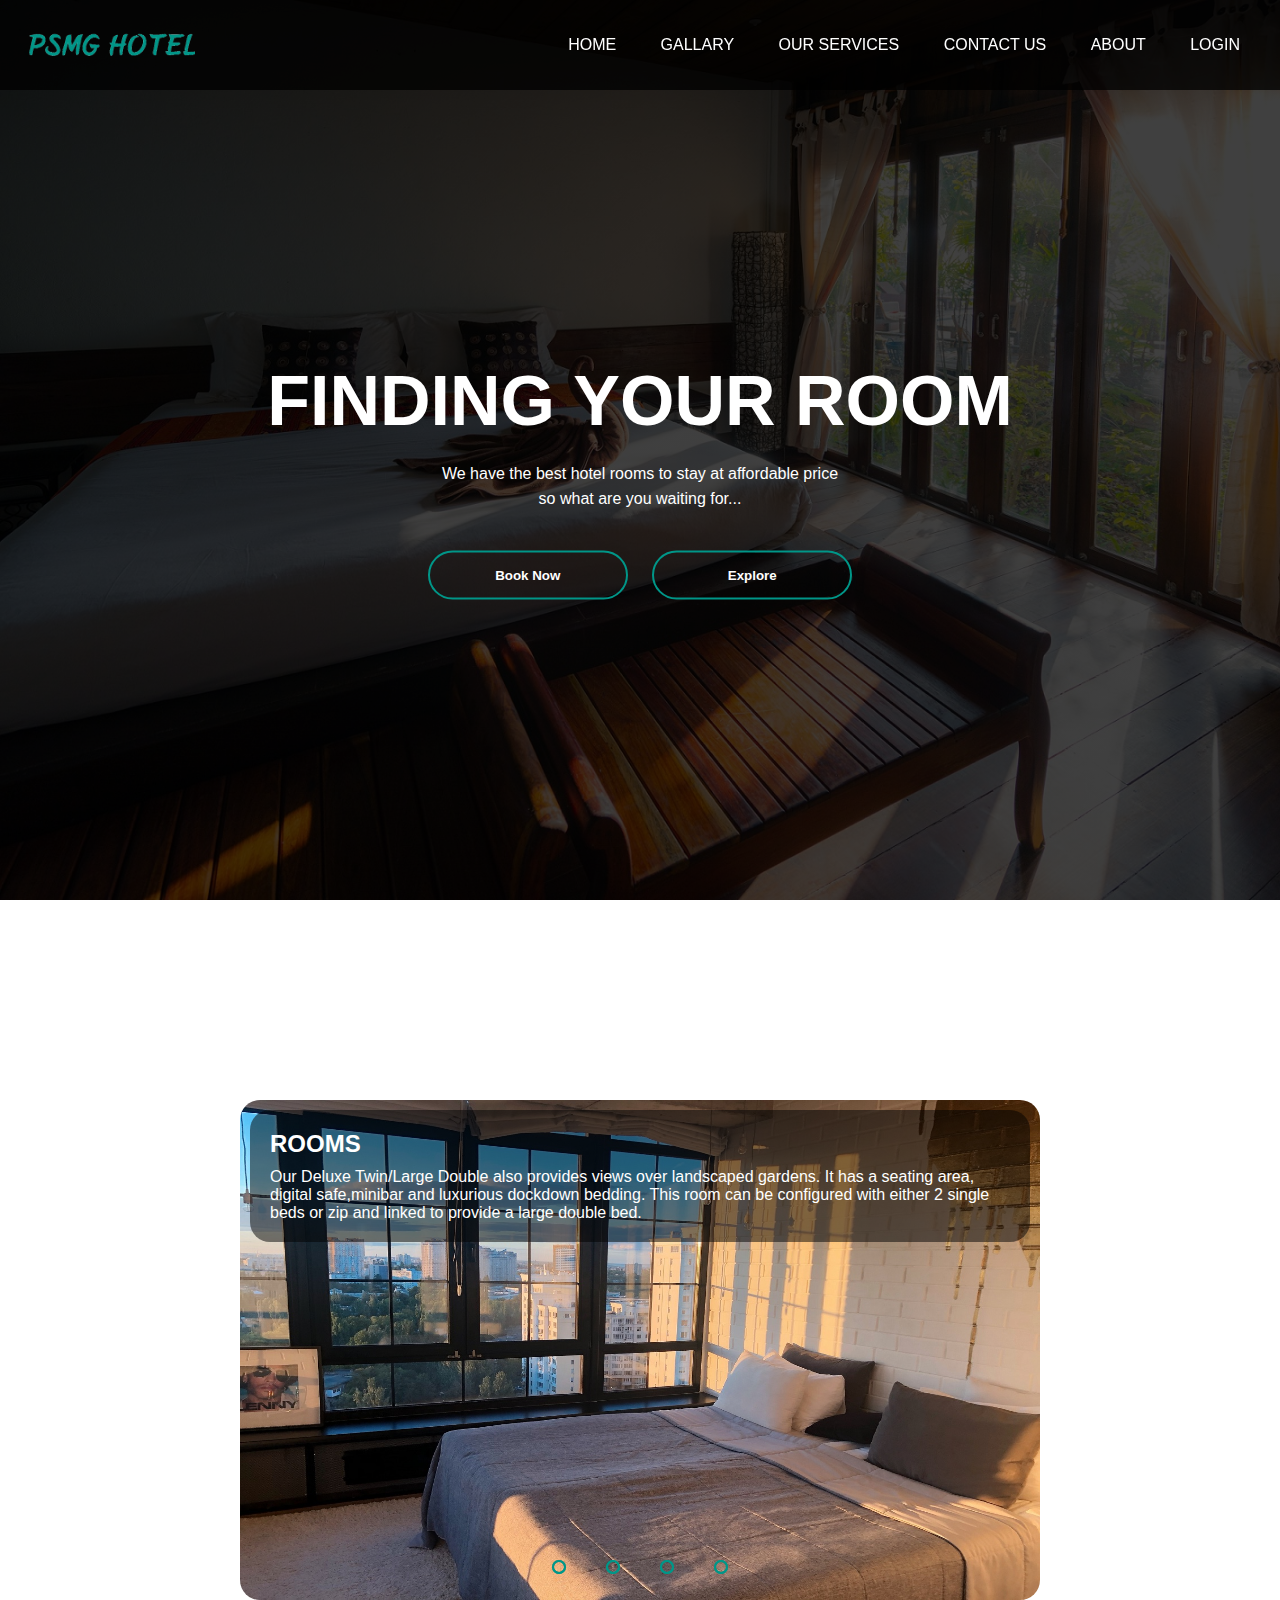
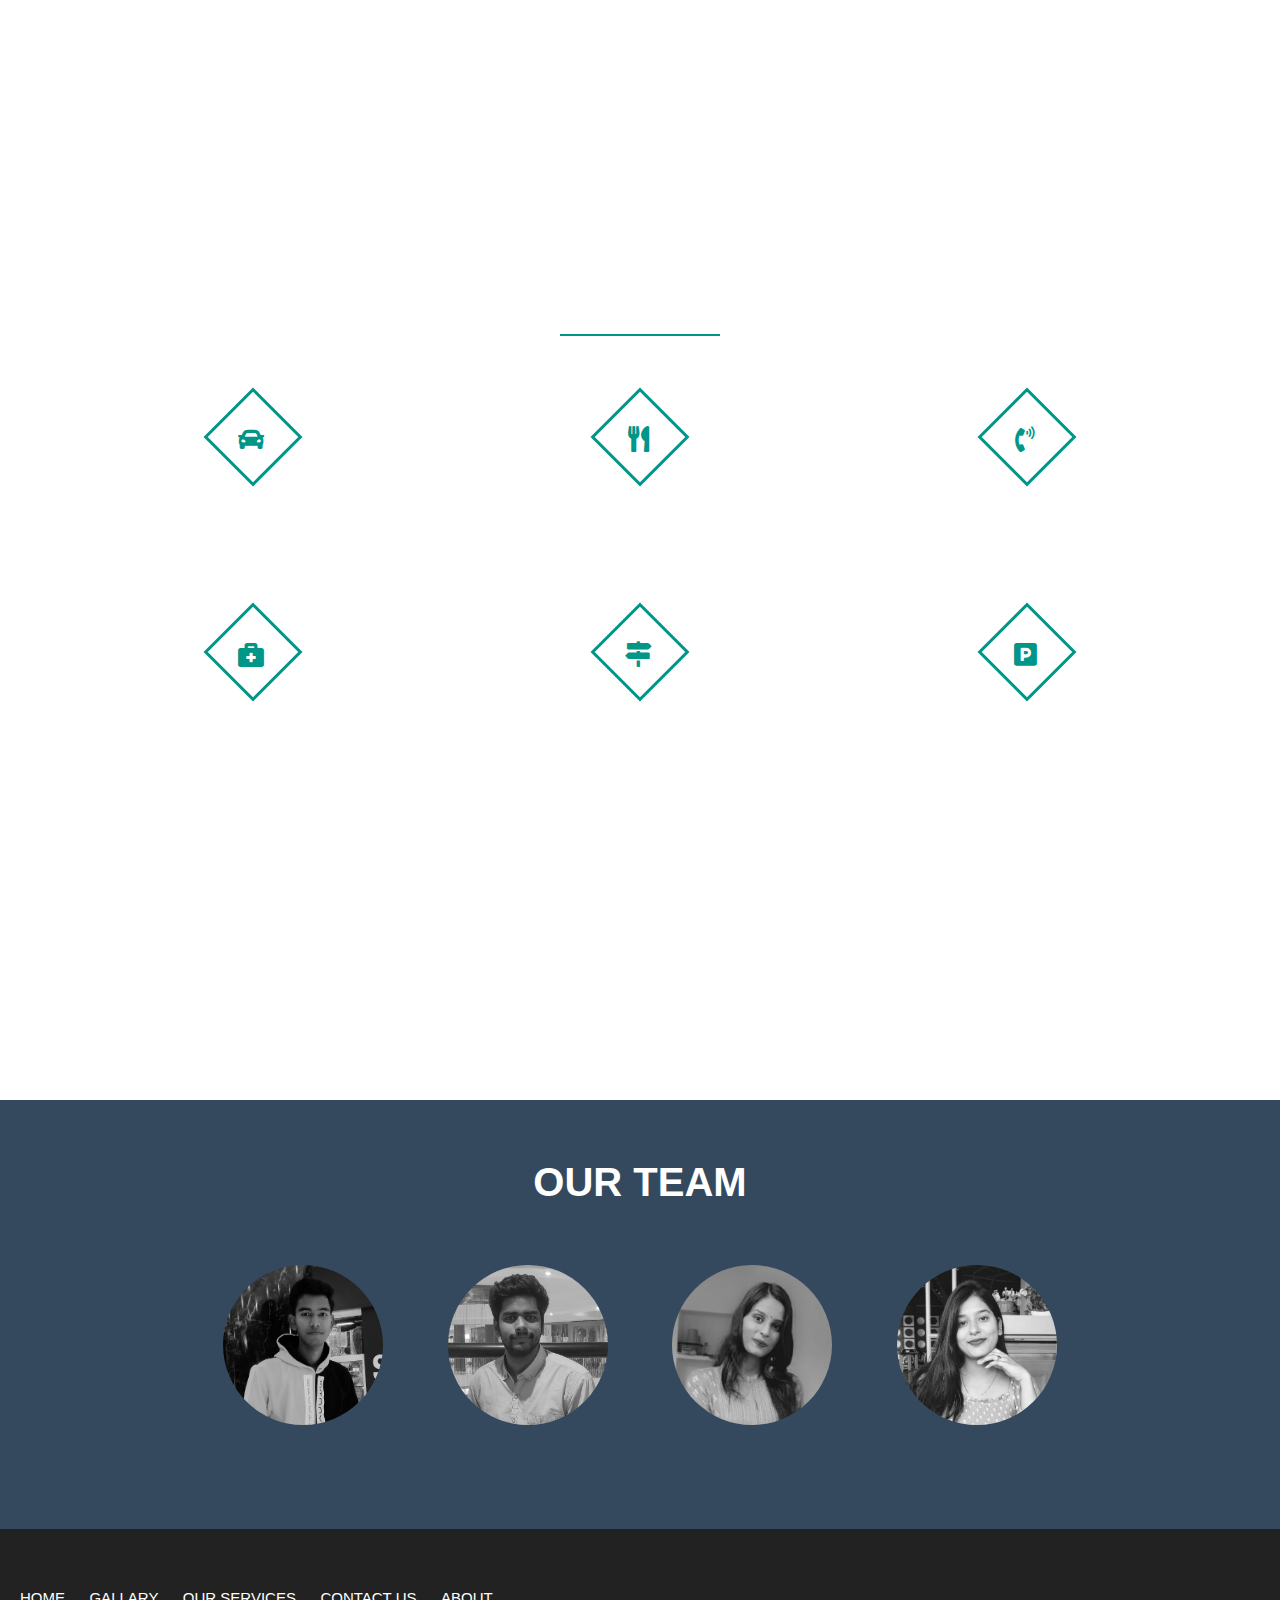
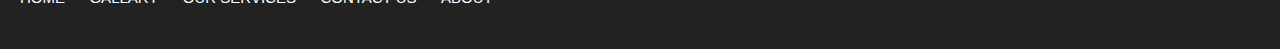
<file: index.html>
<!DOCTYPE html>
<html>
    <head>
        <title>Welcome to PSMG Hotel</title>
        <link rel="stylesheet" href="css/main.css">
        <link rel="stylesheet" href="css/slide.css">
        <link rel="stylesheet" href="css/services.css">
        <link rel="stylesheet" href="css/our_team.css">
        <link rel="stylesheet" href="css/footer.css">
        <link rel="stylesheet" href="css/external_css/font_awesome/css/all.css"> 
    </head>
    <body>
        <div class="banner">
            <div class="navbar">
               <img src="img/logo.png" class="logo">
                <ul class="nav">
                    <li><a href="#">Home</a></li>
                    <li><a href="other_pages/gallary.html">Gallary</a></li>
                    <li><a href="#service">Our Services</a></li>
                    <li><a href="other_pages/contact.html">Contact Us</a></li>
                    <li><a href="other_pages/about.html">About</a></li>
                    <li><a href="other_pages/login.html">Login</a></li>
                </ul>
            </div>
            <div class="content">
                <h1>FINDING YOUR ROOM</h1>
                <p>We have the best hotel rooms to stay at affordable price<br>so what are you waiting for...</p>
            <div>
                <a href="other_pages/booking.html"><button type="button"><span></span>Book Now</button></a>
               <a href="#slide"><button type="button"><span></span>Explore</button></a>
            </div>
        </div> </div>
     
        <!--image slide section-->
        
      <section>
      <div class="slide-body" id="slide">
      <div class="slider">
        <div class="slides">
            <input type="radio" name="radio-btn" id="radio1">
            <input type="radio" name="radio-btn" id="radio2">
            <input type="radio" name="radio-btn" id="radio3">
            <input type="radio" name="radio-btn" id="radio4">

            <div class="slide first">
              <div class="slide-text">
                    <h2>ROOMS</h2>
                    <p>Our Deluxe Twin/Large Double also provides views over landscaped gardens.
                        It has a seating area, digital safe,minibar and luxurious dockdown bedding. This room can be configured with either 2 single beds or zip and linked to provide a large double bed.</p>
                </div>
                    <img src="img/slide1.jpg" alt=""> 
            </div>
            <div class="slide">
                <div class="slide-text">
                <h2>INDOOR</h2>
                    <p>The lobby bar impresses with stylish atmosphere where you can enjoy the well balanced selection of malt whiskeys, mature brandies, aromatic coffee and various soft drinks.
                        Organize your business meeting, read a newspaper or just watch television-the choice is yours.
                    </p>
                </div>
                    <img src="img/slide2.jpg" alt="">
            </div>
            <div class="slide">
                <div class="slide-text">
                <h2>OUTDOOR</h2>
                    <p>The outdoor view at our hotel is a novelty that would probe you to stay in. Our amazing hotel rooms are superb choices for luxurious vacation that you have been dreaming about! We guarantee flawless service & pleasant company from our staff.</p>
                </div>
                    <img src="img/slide3.jpg" alt="">
            </div>
            <div class="slide">
                <div class="slide-text">
                <h2>POOLS</h2>
                    <p>After a long day of traveling or sightseeing, there's nothing like a refreshing dip in the pool. If you're looking to make a splash on your next vacation, we've rounded up the most equisite pool in our hotel.
                        With gorgeous designs and indulgent features , this luxurious hotel pools taken an afternoon swim to another level.
                    </p>
                </div>
                    <img src="img/slide4.jpg" alt="">
            </div>
            <div class="navigation-auto">
                <div class="auto-btn1"></div>
                <div class="auto-btn2"></div>
                <div class="auto-btn3"></div>
                <div class="auto-btn4"></div>
            </div>

        </div>
        <div class="navigation-manual">
            <label for="radio1" class="manual-btn"></label>
            <label for="radio2" class="manual-btn"></label>
            <label for="radio3" class="manual-btn"></label>
            <label for="radio4" class="manual-btn"></label>
        </div>
    </div>
    </div>
       </section>
      
       <!-- our services section-->
       <section>
      <div class="body-our-services" id="service">
     <div class="services-section">
         <div class="inner-width">
             <h1 class="section-title">Our Services</h1>
             <div class="border"></div>
             <div class="services-container">
                
                    <div class="service-box">
                     <div class="service-icon">
                         <i class="fas fa-car"></i>
                     </div>
                     <div class="service-title">Car rental services</div>
                     <div class="service-desk">We provide vehicle for your convenient travel outside the hotel at a low cost. Ask the front office staff at what time you need it.</div>
                      </div>
                
                      <div class="service-box">
                        <div class="service-icon">
                            <i class="fas fa-utensils"></i>
                        </div>
                        <div class="service-title">Catering services</div>
                        <div class="service-desk">The Hotel Restaurant with both indoor and outdoor seating offers an open-buffet breakfast, lunch and dinner and is directly accessible from guestroom corridors.</div>
                         </div>

                       <div class="service-box">
                        <div class="service-icon">
                            <i class="fas fa-phone-volume"></i>
                        </div>
                        <div class="service-title">Room service</div>
                        <div class="service-desk">Dine in the hotel restaurant or if you'd rather dine in your room,ask for our room service menu and order it. We provide 24 hours room service.</div>
                         </div>

                       <div class="service-box">
                        <div class="service-icon">
                            <i class="fas fa-briefcase-medical"></i>
                        </div>
                        <div class="service-title">Doctor on call</div>
                        <div class="service-desk">Your wellbeing is of utmost importance to us. Keeping this in mind, our front office staff sees to it that doctors are available at any given time during emergencies.</div>
                         </div>

                       <div class="service-box">
                        <div class="service-icon">
                            <i class="fas fa-map-signs"></i>
                        </div>
                        <div class="service-title">Excursion and guided tours</div>
                        <div class="service-desk">Our front office staff is well trained to guide and assist you with information of the city and arranging vehicles at extra cost for your day.</div>
                         </div>

                       <div class="service-box">
                        <div class="service-icon">
                            <i class="fas fa-parking"></i>
                        </div>
                        <div class="service-title">Free Parking</div>
                        <div class="service-desk">There is free street parking in front of the hotel, but parking is often full there. So we offers 24-hour indoor parking for our guests.</div>
                         </div>
             </div>
         </div>
     </div>
     </div>
      </section>
 
      <!--Our team section-->
  <section class="our-team">
      <div class="team-section">
            <h1>Our Team</h1>
            <div class="ps">
                <a href="#p1"><img src="img/prashant.jpg" alt="Prashant"></a>
                <a href="#p2"><img src="img/shashank.jpg " alt="Shashank"></a>
                <a href="#p3"><img src="img/muskaan.jpg" alt="Muskaan"></a>
                <a href="#p4"><img src="img/geet.jpg" alt="Geet"></a>  
            </div>  
      
            <div class="section" id="p1">
              <h3>Prashant Yadav</h3>
               <p>Owner & Executive Manager</p>
            </div>
            <div class="section" id="p2">
                <h3>Shashank Srivastava</h3>
                 <p>Assistant Manager</p>
            </div>
           <div class="section" id="p3">
              <h3>Muskaan Kumar</h3>
               <p>Assistant Manager</p>
           </div>
            <div class="section" id="p4">
              <h3>Geet Singh</h3>
               <p>Assistant Manager</p>
            </div> 
            </div>
         </section>
     
     <!--Footer Section-->
       
     <footer>
         <div class="wrapper">
            <nav>
            <ul>
                <li><a href="#">Home</a></li>
                <li><a href="other_pages/gallary.html">Gallary</a></li>
                <li><a href="#service">Our Services</a></li>
                <li><a href="other_pages/contact.html">Contact Us</a></li>
                <li><a href="other_pages/about.html">About</a></li>
            </ul>
            </nav>
         </div>
     </footer>

     <!--slider javascript-->
     <script type="text/javascript" src="js/slider.js"></script>
    </body>
</html>
</file>
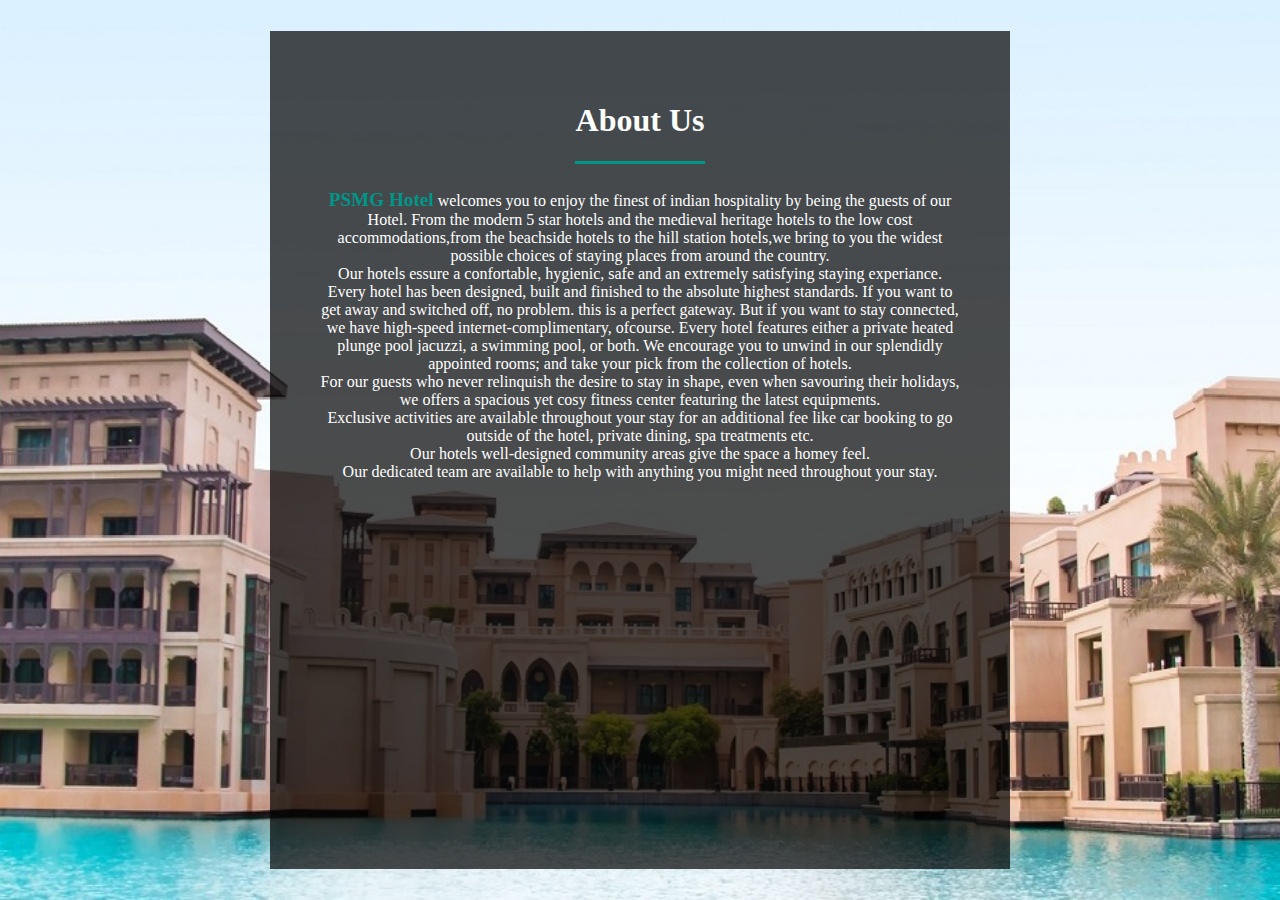
<file: other_pages/about.html>
<!DOCTYPE html>
<html>
    <head>
        <title>About Us</title>
        <link rel="stylesheet" href="../css/about.css">
    </head>
    <body>
         <div class="main">
             <h1>About Us</h1>
             <span class="border"></span>
             <p><b style="color: #009688; font-size: larger;">PSMG Hotel</b> welcomes you to enjoy the finest of indian hospitality by being the guests of our Hotel.
                 From the modern 5 star hotels and the medieval heritage hotels to the low cost accommodations,from the 
                 beachside hotels to the hill station hotels,we bring to you the widest possible choices of staying places from around 
                 the country.<br>Our hotels essure a confortable, hygienic, safe and an extremely satisfying staying experiance. Every hotel has been designed, built and 
                 finished to the absolute highest standards. If you want to get away and switched off, no problem. this is a perfect gateway. But if you want to stay connected,
                 we have high-speed internet-complimentary, ofcourse. Every hotel features either a private heated plunge pool jacuzzi, a swimming pool, or both. We encourage you to 
                 unwind in our splendidly appointed rooms; and take your pick from the collection of hotels.<br>For our guests who never relinquish the desire to stay in shape, even 
                 when savouring their holidays, we offers a spacious yet cosy fitness center featuring the latest equipments.<br>Exclusive activities are available throughout your stay 
                 for an additional fee like car booking to go outside of the hotel, private dining, spa treatments etc.<br>Our hotels well-designed community areas give the space a homey feel.
                 <br>Our dedicated team are available to help with anything you might need throughout your stay.
             </p>
         </div>
    </body>
    </html>
</file>
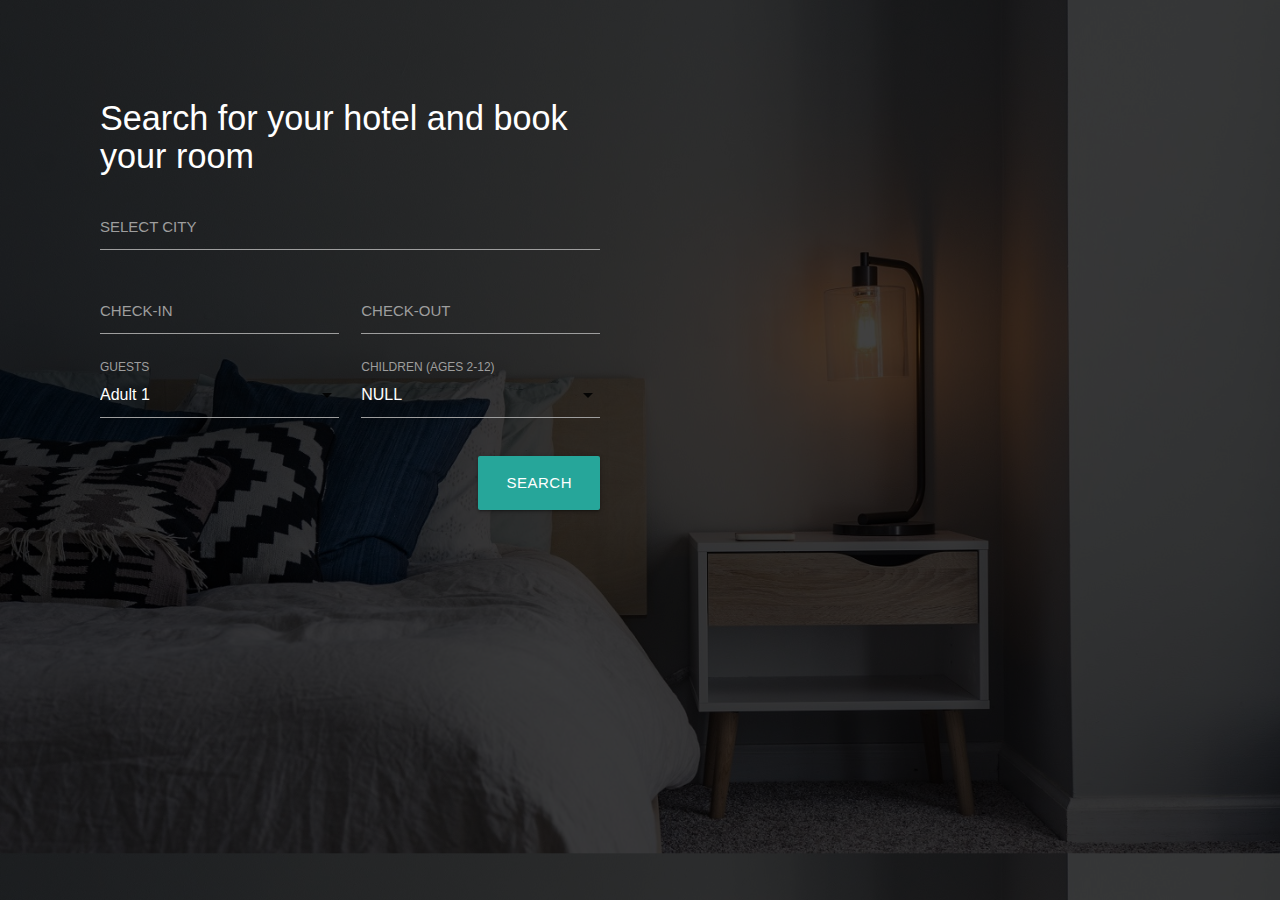
<file: other_pages/booking.html>
<!DOCTYPE html>
<html>
    <head>
      <title>Book your room</title>
      <link rel="stylesheet" href="../css/booking.css">
      <link rel="stylesheet" href="../css/external_css/materialize/materialize.min.css"> 
    </head>
<body>
<div class="booking-form">
    <form class="col s8">
        <h4>Search for your hotel and book your room</h4>
        <div class="row">
            
            <div class="input-field col s12">
                <input type="text" id="select_city" class="validate select-city">
                <label for="select_city">Select City</label>
            </div>

            <div class="input-field col s6">
                <input type="text" id="date_picker1" class="datepicker">
                <label for="date_picker1">Check-in</label>
            </div>

            <div class="input-field col s6">
                <input type="text" id="date_picker2" class="datepicker">
                <label for="date_picker2">Check-out</label>
            </div>

            <div class="input-field col s6">
            <select>
                <option value="1">Adult 1</option>
                <option value="2">Adult 2</option>
                <option value="3">Adult 3</option>
                <option value="4">Adult 4</option>
            </select>
            <label>Guests</label>
            </div>

            <div class="input-field col s6">
                <select>
                    <option value="1">NULL</option>
                    <option value="2">Children 1</option>
                    <option value="3">Children 2</option>
                    <option value="4">Children 3</option>
                </select>
                <label>Children (Ages 2-12)</label>
                </div>

           <div class="input-field col s12 right-align">
               <button class="btn waves-effect waves-light btn-large #009688" type="submit">Search</button>
           </div>

        </div>
    </form>
</div>
<script src="../js/external_jquery/jquery-3.2.1.min.js"></script>
<script src="../js/external_jquery/materialize.min.js"></script>
<script src="../js/booking.js"></script>
</body>
</html>
</file>
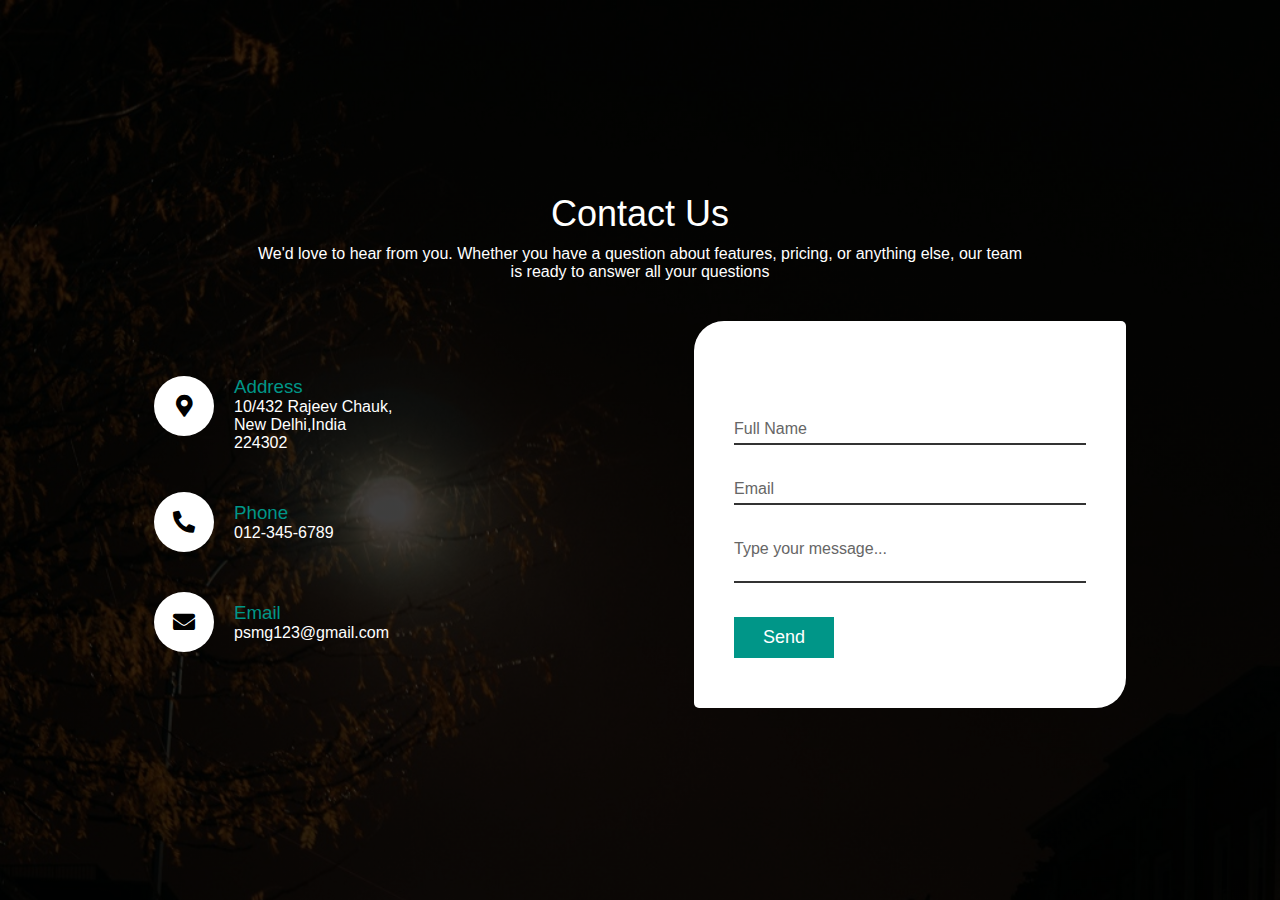
<file: other_pages/contact.html>
<!DOCTYPE html>
<html>
    <head>
        <title>Contact Us</title>
        <link rel="stylesheet" href="../css/contact.css">
        <link rel="stylesheet" href="../css/external_css/font_awesome/css/all.css">
    </head>
    <body>
        <section class="contact">
            <div class="content">
                <h2>Contact Us</h2>
                <p>We'd love to hear from you. Whether you have a question about features, pricing, or anything else, our team is ready to answer all your questions</p>
            </div>
            <div class="container">
                <div class="contactinfo">
                    <div class="box">
                        <div class="icon"><i class="fa fa-map-marker-alt" aria-hidden="true"></i></div>
                        <div class="text">
                            <h3>Address</h3>
                            <p>10/432 Rajeev Chauk,<br>New Delhi,India<br>224302</p>
                        </div>
                    </div>
                    <div class="box">
                        <div class="icon"><i class="fa fa-phone-alt" aria-hidden="true"></i></div>
                        <div class="text">
                            <h3>Phone</h3>
                            <p>012-345-6789</p>
                        </div>
                    </div>
                    <div class="box">
                        <div class="icon"><i class="fa fa-envelope" aria-hidden="true"></i></div>
                        <div class="text">
                            <h3>Email</h3>
                            <p>psmg123@gmail.com</p>
                        </div>
                    </div>
                </div>
                <div class="contactform">
                    <form action="">
                        <h2>Send Message</h2>
                        <div class="inputbox">
                            <input type="text" name="" required="required">
                            <span>Full Name</span>
                        </div>
                        <div class="inputbox">
                            <input type="text" name="" required="required">
                            <span>Email</span>
                        </div>
                        <div class="inputbox">
                            <textarea required="required"></textarea>
                            <span>Type your message...</span>
                        </div>
                        <div class="inputbox">
                            <input type="submit" value="Send">
                        </div>
                    </form>
                </div>
            </div>
        </section>
    </body>
</html>
</file>
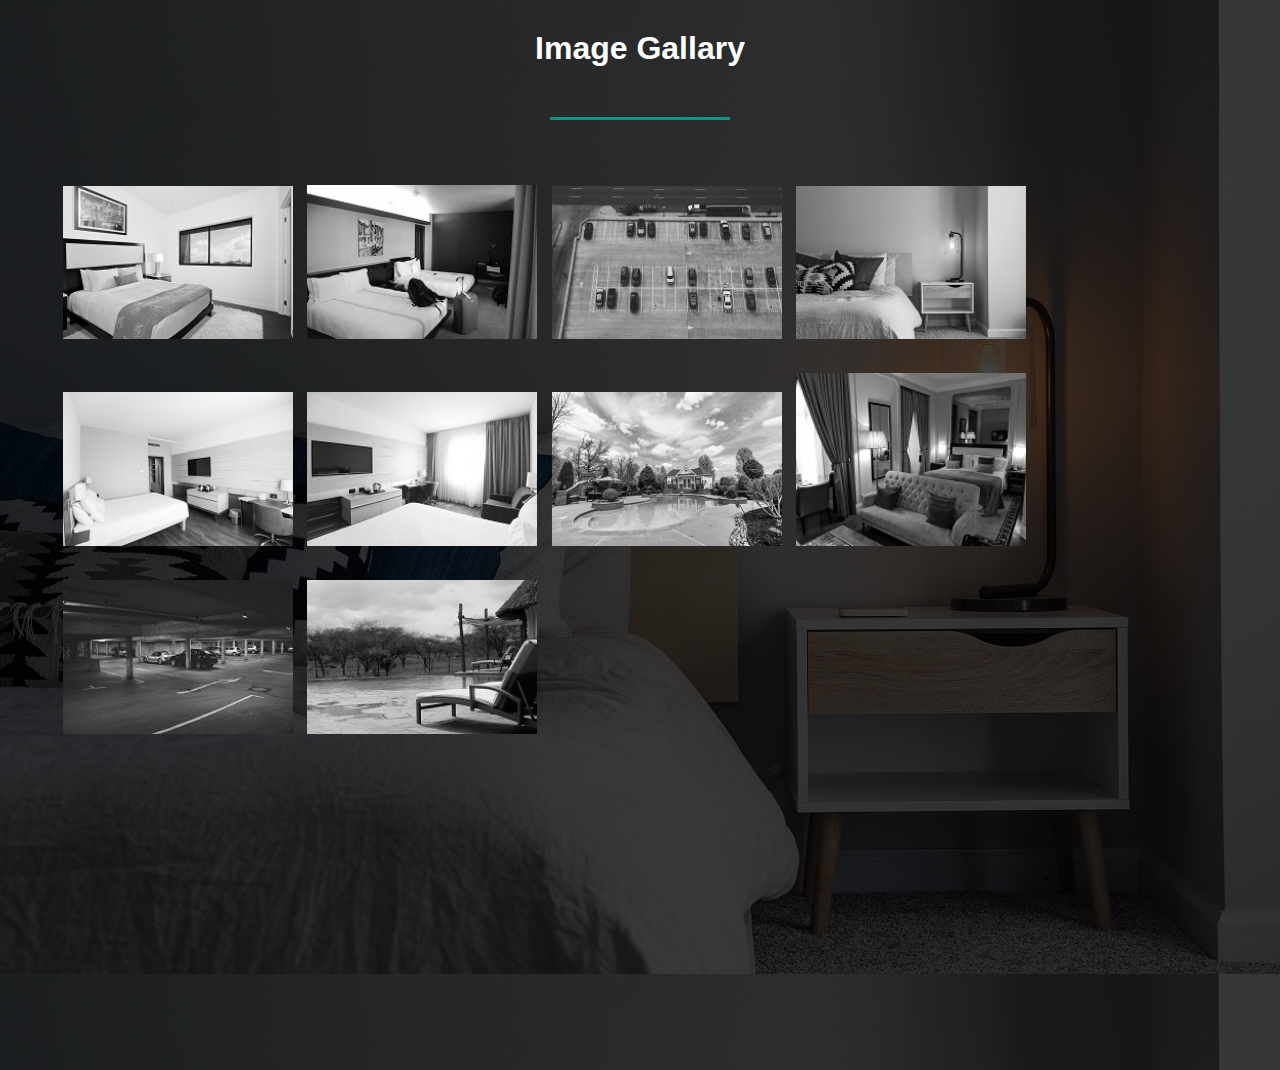
<file: other_pages/gallary.html>
<!DOCTYPE html>
<html>
    <head>
        <title>Gallary</title>
        <link rel="stylesheet" type="text/css" href="../css/gallary.css">
        <link rel="stylesheet" type="text/css" href="../css/external_css/lightbox2-2.11.3/dist/css/lightbox.min.css">
    </head>
    <body>
        <h1>Image Gallary</h1>
        <span class="border"></span>
        <div class="gallary">
            <a href="../img/1.jpg" data-lightbox="mygallary" data-title="Mumbai"><img src="../img/1-small.jpg" alt=""></a>
            <a href="../img/2.jpg" data-lightbox="mygallary" data-title="Delhi"><img src="../img/2-small.jpg" alt=""></a>
            <a href="../img/3.jpg" data-lightbox="mygallary" data-title="Kolkata"><img src="../img/3-small.jpg" alt=""></a>
            <a href="../img/4.jpg" data-lightbox="mygallary" data-title="Chennai"><img src="../img/4-small.jpg" alt=""></a>
            <a href="../img/5.jpg" data-lightbox="mygallary" data-title="Jaipur"><img src="../img/5-small.jpg" alt=""></a>
            <a href="../img/6.jpg" data-lightbox="mygallary" data-title="Indore"><img src="../img/6-small.jpg" alt=""></a>
            <a href="../img/7.jpg" data-lightbox="mygallary" data-title="Raygarh"><img src="../img/7-small.jpg" alt=""></a>
            <a href="../img/8.jpg" data-lightbox="mygallary" data-title="Lucknow"><img src="../img/8-small.jpg" alt=""></a>
            <a href="../img/9.jpg" data-lightbox="mygallary" data-title="Ranchi"><img src="../img/9-small.jpg" alt=""></a>
            <a href="../img/10.jpg" data-lightbox="mygallary" data-title="Vijaywada"><img src="../img/10-small.jpg" alt=""></a>
        </div>
        <script type="text/javascript" src="../css/external_css/lightbox2-2.11.3/dist/js/lightbox-plus-jquery.min.js"></script>
    </body>
</html>
</file>
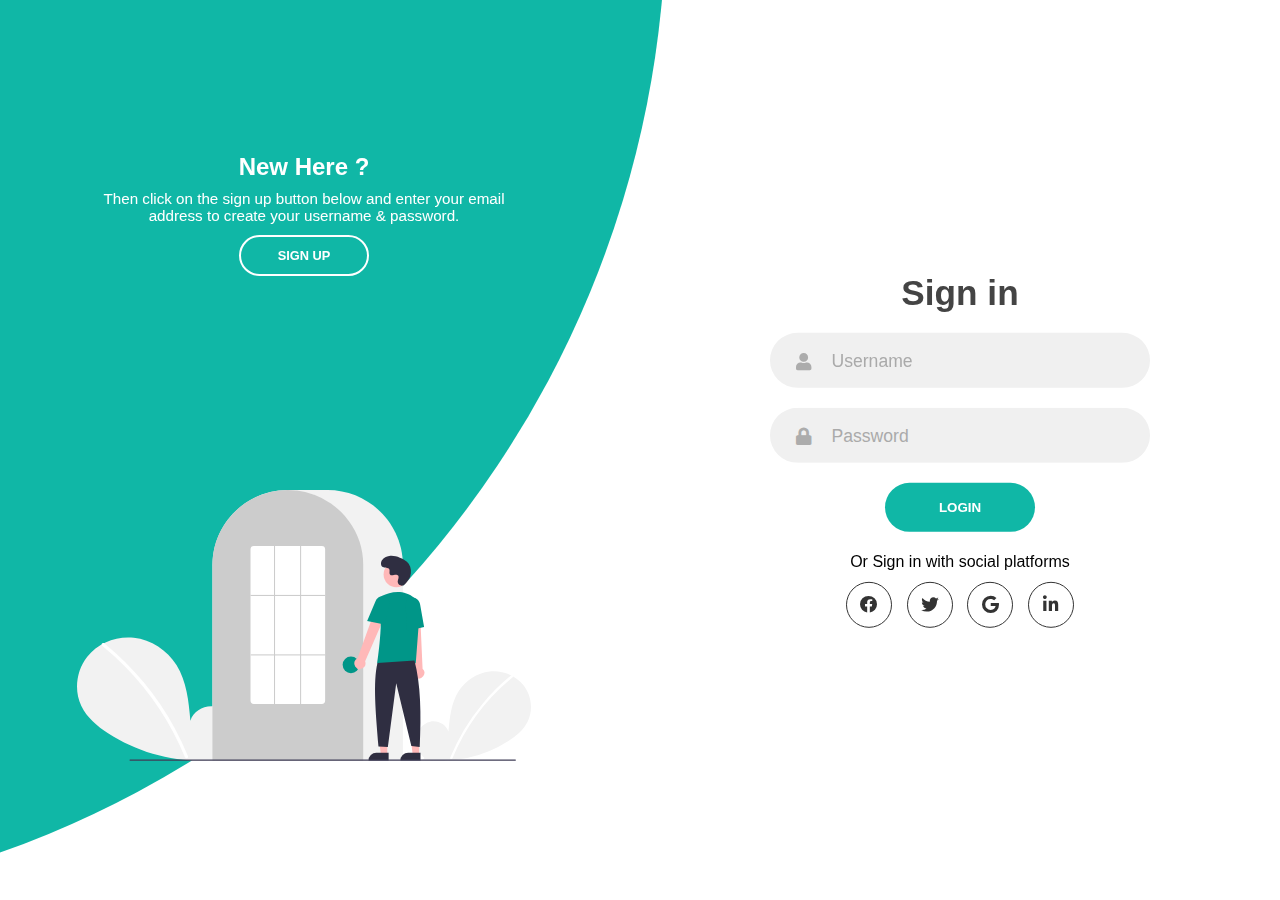
<file: other_pages/login.html>
<!DOCTYPE html>
<html>
 <head>
  <title>Sign In or  Sign Up</title>
  <link rel="stylesheet" href="../css/login.css">
  <link rel="stylesheet" href="../css/external_css/font_awesome/css/all.css">
 </head>

 <body>
  <div class="container">
   <div class="forms-container">
    <div class="signin-signup">
     <form action="" class="sign-in-form">
      <h2 class="title">Sign in</h2>
      <div class="input-field">
       <i class="fas fa-user"></i>
       <input type="text" placeholder="Username" />
      </div>
      <div class="input-field">
       <i class="fas fa-lock"></i>
       <input type="password" placeholder="Password" />
      </div>
      <input type="submit" value="Login" class="btn solid" />
      <p class="social-text">Or Sign in with social platforms</p>
      <div class="social-media">
       <a href="#" class="social-icon">
        <i class="fab fa-facebook"></i>
       </a>
       <a href="#" class="social-icon">
        <i class="fab fa-twitter"></i>
       </a>
       <a href="#" class="social-icon">
        <i class="fab fa-google"></i>
       </a>
       <a href="#" class="social-icon">
        <i class="fab fa-linkedin-in"></i>
       </a>
      </div>
     </form>

     <form action="" class="sign-up-form">
      <h2 class="title">Sign up</h2>
      <div class="input-field">
       <i class="fas fa-user"></i>
       <input type="text" placeholder="Username" />
      </div>
      <div class="input-field">
       <i class="fas fa-envelope"></i>
       <input type="text" placeholder="Email" />
      </div>
      <div class="input-field">
       <i class="fas fa-lock"></i>
       <input type="password" placeholder="Password" />
      </div>
      <input type="submit" value="Sign up" class="btn solid" />
      <p class="social-text">Or Sign up with social platforms</p>
      <div class="social-media">
       <a href="#" class="social-icon">
        <i class="fab fa-facebook"></i>
       </a>
       <a href="#" class="social-icon">
        <i class="fab fa-twitter"></i>
       </a>
       <a href="#" class="social-icon">
        <i class="fab fa-google"></i>
       </a>
       <a href="#" class="social-icon">
        <i class="fab fa-linkedin-in"></i>
       </a>
      </div>
     </form>
    </div>
   </div>
   <div class="panels-container">
    <div class="panel left-panel">
     <div class="content">
      <h3>New Here ?</h3>
      <p>
       Then click on the sign up button below and enter your email address to create your username & password.
      </p>
      <button class="btn transparent" id="sign-up-btn">Sign up</button>
     </div>
     <img src="../img/svg/log.svg" class="image" alt="" />
    </div>
    <div class="panel right-panel">
     <div class="content">
      <h3>One of us ?</h3>
      <p>
       Then click on the sign in button below and login with the provided username and password.
      </p>
      <button class="btn transparent" id="sign-in-btn">Sign in</button>
     </div>
     <img src="../img/svg/reg.svg" class="image" alt="" />
    </div>
   </div>
  </div>
  <script src="../js/login.js"></script>
 </body>
</html>
</file>
<file: css/main.css>
* {
    margin: 0;
    padding: 0;
    font-family: "montserrat",sans-serif;
    box-sizing: border-box;
    scroll-behavior: smooth;
}
section{
    height: 100vh;
    width: 100%;
    box-sizing: border-box;
}
.banner {
    width: 100%;
    height: 100vh;
    background-image: linear-gradient(rgba(0,0,0,0.75),rgba(0,0,0,0.75)),url("../img/front.jpg");
    background-size: cover;
    background-attachment: fixed;
}
.navbar {  
    position: fixed;
    top: 0;
    left: 0;

    width: 100%;
    height: 10%;
    padding: 20px 0;
    display: flex;
    align-items: center;
    justify-content: space-between;
    z-index: 100;
    background: rgba(0,0,0,0.75);
  }
.logo {
    width: 200px;
    cursor: pointer;
    float: left;
    padding: 15px;
    margin-left: 10px;
    margin-top: 1px;
}

.nav{
   padding: 10px;
   margin-right: 10px;  
}
.navbar ul li{
    list-style: none;
    display: inline-block;
    margin: 0 20px;
    position: relative;
}
.navbar ul li a{
    text-decoration: none;
    color: #fff;
    text-transform: uppercase;
} 
.navbar ul li a:hover{
    color: #009688 ;
}
.navbar ul li::after{
    content: '';
    height: 3px;
    width: 0;
    background: #009688;
    position: absolute;
    left: 0;
    bottom: -10px;
    transition: .5s;
}
.navbar ul li:hover::after{
  width: 100%;
}
.content{
    width: 100%;
    position: absolute;
    top: 50%;
    transform: translateY(-50%);
    text-align: center;
    color: #fff;
}
.content h1{
    font-size: 70px;
    margin-top: 80px;
}
.content p{
   margin: 20px auto;
   font-weight: 100;
   line-height: 25px;
}
button{
    width: 200px;
    padding: 15px 0;
    text-align: center;
    margin: 20px 10px;
    border-radius: 25px;
    font-weight: bold;
    border: 2px solid #009688;
    background: transparent;
    color: #fff;
    cursor: pointer;
    position: relative;
    overflow: hidden;
    outline: none;
}
span{
    background: #009688;
    height: 100%;
    width: 0;
    border-radius: 25px;
    position: absolute;
    left: 0;
    bottom: 0;
    z-index: -1;
    transition: .5s;
}
button:hover span{
    width: 100%;
}
</file>
<file: css/slide.css>
.slide-body{
     background-image: linear-gradient(rgba(0,0,0,0.75),rgba(0,0,0,0.75)),url("../img/front.jpg");  
    background-size: cover;
    padding: 60px 0;
    background-attachment: fixed;
    height: 100vh;
    display: flex;
    justify-content: center;
    align-items: center;
} 
.slider{
    width: 800px;
    height: 500px;
    border-radius: 20px;
    overflow: hidden;
    z-index: 1;
    position: relative;
}
.slides{
    width: 500%;
    height: 500px;
    display: flex;
}
.slides input{
    display: none;
}
.slide{
    width: 20%;
    transition: 2s;
}  
.slide .slide-text{
    margin-left: 10px;
    margin-top: 10px;
    background: transparent;
    position: absolute;
    width: 780px;
    overflow: hidden;
    background: rgba(0,0,0,0.5);
    padding: 20px;
    border-radius: 20px 20px;
    align-items: center;
} 
.slide-text h2{
    color: #fff;
    align-items: center;
    justify-content: center;
}
.slide-text p{
    color: #fff;
    padding-top: 10px;
    justify-content: center;
}
.slide img{
    width: 800px;
    height: 500px;
}
.navigation-manual{
   position: absolute;
   width: 800px;
   margin-top: -40px;
   display: flex;
   justify-content: center;
}
.manual-btn{
    border: 2px solid #009688;
    padding: 5px;
    border-radius: 10px;
    cursor: pointer;
    transition: 1s;
}
.manual-btn:not(:last-child){
    margin-right: 40px;
}
.manual-btn:hover{
    background: #009688;
}
#radio1:checked ~ .first{
    margin-left: 0;
}
#radio2:checked ~ .first{
    margin-left: -20%;
}
#radio3:checked ~ .first{
    margin-left: -40%;
}
#radio4:checked ~ .first{
    margin-left: -60%;   
}

.navigation-auto{
    position: absolute;
    display: flex;
    width: 800px;
    justify-content: center;
    margin-top: 460px;
}
.navigation-auto div{
         border: 2px solid #009688;
         padding: 5px;
         border-radius: 10px;
         transition: 1s;
}
.navigation-auto div:not(:last-child){
    margin-right: 40px;
}
#radio1:checked ~ .navigation-auto .auto-btn1{
    background: #009688;
}
#radio2:checked ~ .navigation-auto .auto-btn2{
    background: #009688;
}
#radio3:checked ~ .navigation-auto .auto-btn3{
    background: #009688;
}
#radio4:checked ~ .navigation-auto .auto-btn4{
    background: #009688;
}
</file>
<file: css/services.css>
.services-section{
    background-image: linear-gradient(rgba(0,0,0,0.75),rgba(0,0,0,0.75)),url("../img/front.jpg");
    background-size: cover;
    padding: 60px 0;
    background-attachment: fixed;
} 
.inner-width{
    width: 100%;
    max-width: 1200px;
    margin: auto;
    padding: 0 20px;
    overflow: hidden;
}
.section-title{
    text-align: center;
    color: #fff;
    text-transform: uppercase;
    font-size: 30px;
}
.border{
    width: 160px;
    height: 2px;
    background: #009688;
    margin: 40px auto;
}
.services-container{
    display: flex;
    flex-wrap: wrap;
    justify-content: center;
}
.service-box{
    max-width: 33.33%;
    padding: 10px;
    text-align: center;
    color: #fff;
    cursor: pointer;
}
.service-icon{
    display: inline-block;
    width: 70px;
    height: 70px;
    border: 3px solid #009688;
    color: #009688;
    transform: rotate(45deg);
    margin-bottom: 30px;
    margin-top: 16px;
    transition: .3s linear;
}
.service-icon i{
    line-height: 70px;
    transform: rotate(-45deg);
    font-size: 26px;
}
.service-box:hover .service-icon{
    background: #009688;
    color: #fff;
}
.service-title{
    font-size: 18px;
    text-transform: uppercase;
    margin-bottom: 10px;
}
.service-desk{
    font-size: 14px;
}
</file>
<file: css/our_team.css>
.our-team{
    width: 100%;
    height: auto;
}
.team-section{
    overflow: hidden;
    text-align: center;
    background: #34495e;
    padding: 60px;
    display: flex;
    flex-direction: column;
}
.team-section h1{
    text-transform: uppercase;
    margin-bottom: 60px;
    color: #fff;
    font-size: 40px;
    position: relative;
}

.ps{
    margin-bottom: 40px;
}
.ps a{
    display: inline-block;
    margin: 0 30px;
    width: 160px;
    height: 160px;
    overflow: hidden;
    border-radius: 50%;
}
.ps a img{
    width: 100%;
    filter: grayscale(100%);
}
.ps a:hover > img{
     filter: none;
}
.section{
    width: 600px;
    margin: auto;
    font-size: 20px;
    color: #fff;
    text-align: justify;
    justify-content: center;
    height: 0;
    overflow: hidden;
    position: relative;
    text-align: center;
}
.section:target{
    height: auto;
}
.section h3{
    margin-bottom: 15px;
    position: relative;
    justify-content: center;
    text-align: center;
    text-transform: uppercase;
    font-size: 22px;
    color: #fff;
}
</file>
<file: css/footer.css>
footer{
    width: 100%;
    background-color: #222;
    padding: 60px 0px;
}
footer nav{
    float: left;
}
footer nav ul li{
    display: inline-block;
    margin-left: 20px;
    list-style: none;
}
footer nav ul li a{
    
    font-weight: 400;
    font-size: 15px;
    color: #fff;
    text-transform: uppercase;
    text-decoration: none;
}
</file>
<file: css/about.css>
body{
    margin: 0;
    padding: 0;
    font-family: century Gothic;
    height: 100vh;
    width: 100%;
    background-image: url("../img/about.jpg");
    background-size: cover;
    background-position: center;
}
.border{
    display: block;
    margin: auto;
    width: 130px;
    height: 3px;
    background: #009688;
    margin-bottom: 25px;
}
.main{
    height: 82vh;
    width: 50%;
    background: rgba(0,0,0,0.7);
    color: #fff;
    text-align: center;
    padding: 50px;
    position: absolute;
    top: 50%;
    left: 50%;
    transform: translate(-50%,-50%);
}
</file>
<file: css/booking.css>
body{
    background-image: linear-gradient(rgba(0,0,0,0.75),rgba(0,0,0,0.75)),url("../img/main2.jpg");
    background-size: cover;
}
.booking-form{
    width: 500px;
    margin: 100px;
}
h4{
    color: #fff;
    line-height: 48px;
    margin-bottom: 25px;
}
.input-field>label{
    color: #b3b3b3;
}
input{
    border-color: #fff;
    color: #fff;
}
label{
    text-transform: uppercase;
}
</file>
<file: css/contact.css>
*{
    margin: 0;
    padding: 0;
    box-sizing: border-box;
    font-family: 'Poppins', sans-serif;
}
.contact{
    position: relative;
    min-height: 100vh;
    padding: 50px 100px;
    display: flex;
    justify-content: center;
    align-items: center;
    flex-direction: column;
  
    background-size: cover;
    background-image: linear-gradient(rgba(0,0,0,0.75),rgba(0,0,0,0.75)),url("../img/cont_back.jpg");
}
.contact .content{
    max-width: 800px;
    text-align: center;
}
.contact .content h2{
    font-size: 36px;
    font-weight: 500;
    color: #fff;
}
.contact .content p{
    font-weight: 300;
    color: #fff;
    padding: 10px;
}
.container{
    width: 100%;
    display: flex;
    justify-content: center;
    align-items: center;
    margin-top: 30px;
}
.container .contactinfo{
    width: 50%;
    display: flex;
    flex-direction: column;

}
.container .contactinfo .box{
    position: relative;
    padding: 20px 0;
    display: flex;
}
.container .contactinfo .box .icon{
    min-width: 60px;
    height: 60px;
    background: #fff;
    display: flex;
    justify-content: center;
    align-items: center;
    border-radius: 50%;
    font-size: 22px;
}
.container .contactinfo .box .text{
    display: flex;
    margin-left: 20px;
    font-size: 16px;
    color: #fff;
    flex-direction: column; 
    font-weight: 300;
    justify-content: center;
}
.container .contactinfo .box .text h3{
    font-weight: 500;
    color: #009688;
}
.contactform{
    width: 40%;
    padding: 40px;
    background: #fff;
    border-radius: 30px 5px;
}
.contactform h2{
    font-size: 30px;
    color: #fff;
    font-weight: 500;
}
.contactform .inputbox{
    position: relative;
    width: 100%;
    margin-top: 10px;
}
.contactform .inputbox input,
.contactform .inputbox textarea{
    width: 100%;
    padding: 5px 0;
    font-size: 16px;
    margin: 10px 0;
    border: none;
    border-bottom: 2px solid #333;
    outline: none;
    resize: none;
}
.contactform .inputbox span{
    position: absolute;
    left: 0;
    padding: 5px 0;
    font-size: 16px;
    margin: 10px 0;
    pointer-events: none;
    transition: .5s;
    color: #666;
}
.contactform .inputbox input:focus ~ span,
.contactform .inputbox input:valid ~ span,
.contactform .inputbox textarea:focus ~ span,
.contactform .inputbox textarea:valid ~ span{
    color: #e91e63;
    font-size: 12px;
    transform: translatey(-20px);
}
.contactform .inputbox input[type="submit"]{
    width: 100px;
    background: #009688;
    color: #fff;
    border: none;
    cursor: pointer;
    padding: 10px;
    font-size: 18px;
}
</file>
<file: css/gallary.css>
body{
    font-family: sans-serif;
    background-image: linear-gradient(rgba(0,0,0,0.75),rgba(0,0,0,0.75)),url("../img/gallary.jpg");
}
h1{
    text-align: center;
    color: #fff;
    margin: 30px 0 50px;
}
.gallary{
    margin: 10px 50px;
   height: 100vh;
   border-radius: 30px 30px;
}
.border{
    display: block;
    margin: auto;
    width: 180px;
    height: 3px;
    background: #009688;
    margin-bottom: 40px;
}
.gallary img{
    margin-top: 20px;
    padding: 30px;
    width: 230px;
    padding: 5px;
   filter: grayscale(100%);
   transition: 1s;
   cursor: pointer;
}
.gallary img:hover{
    filter: none;
   transform: scale(1.1);
}
</file>
<file: css/login.css>
* {
 padding: 0;
 margin: 0;
 box-sizing: border-box;
}
body,
input {
 font-family: "Poppins", sans-serif;
}
.container {
 position: relative;
 width: 100%;
 min-height: 100vh;
 background-color:#fff;
 overflow: hidden;
}
.container:before {
 content: '';
 position: absolute;
 width: 2000px;
 height: 2000px;
 border-radius: 50%;
 background: linear-gradient(-45deg,#10B7A6,#10B7A6);
 top: -10%;
 right: 48%;
 transform: translateY(-50%);
 z-index: 6;
 transition: 1.8s ease-in-out;
}
.forms-container {
 position: absolute;
 width: 100%;
 height: 100%;
 top: 0;
 left: 0;
}
.signin-signup {
 position: absolute;
 top: 50%;
 left: 75%;
 transform: translate(-50%, -50%);
 width: 50%;
 display: grid;
 grid-template-columns: 1fr;
 z-index: 5;
 transition: 1s 0.7s ease-in-out;
}
form {
 display: flex;
 align-items: center;
 justify-content: center;
 flex-direction: column;
 padding: 0 5rem;
 overflow: hidden;
 grid-column: 1 / 2;
 grid-row: 1 / 2;
 transition: 0.2s 0.7s ease-in-out;
}

form.sign-in-form {
 z-index: 2;
}
form.sign-up-form {
 z-index: 1;
 opacity: 0;
}

.title {
 font-size: 2.2rem;
 color: #444;
 margin-bottom: 10px;
}
.input-field {
 max-width: 380px;
 width: 100%;
 height: 55px;
 background-color: #f0f0f0;
 margin: 10px 0;
 border-radius: 55px;
 display: grid;
 grid-template-columns: 15% 85%;
 padding: 0.4rem;
}
.input-field i {
 text-align: center;
 line-height: 45px;
 color: #acacac;
 font-size: 1.1rem;
}
.input-field input {
 background: none;
 outline: none;
 border: none;
 line-height: 1;
 font-weight: 600;
 font-size: 1.1rem;
 color: #333;
}
.input-field input::placeholder {
 color: #aaa;
 font-weight: 500;
}
.btn {
 width: 150px;
 height: 49px;
 border: none;
 outline: none;
 border-radius: 49px;
 cursor: pointer;
 background-color: #10B7A6;
 color: #fff;
 text-transform: uppercase;
 font-weight: 600;
 margin: 10px 0;
 transition: 0.5s;
}
.btn:hover {
 background-color: #009688;
}
.social-text {
 padding: 0.7rem 0;
 font-size: 1rem;
}
.social-media {
 display: flex;
 justify-content: center;
}
.social-icon {
 height: 46px;
 width: 46px;
 border: 1px solid #333;
 margin: 0 0.45rem;
 display: flex;
 justify-content: center;
 align-items: center;
 text-decoration: none;
 color: #333;
 font-size: 1.1rem;
 border-radius: 50%;
 transition: 0.3s;
}
.social-icon:hover {
 color: #009688;
 border-color: #009688;
}
.panels-container {
 position: absolute;
 width: 100%;
 height: 100%;
 top: 0;
 left: 0;
 display: grid;
 grid-template-columns: repeat(2, 1fr);
}
.panel {
 display: flex;
 flex-direction: column;
 align-items: flex-end;
 justify-content: space-around;
 text-align: center;
 z-index: 7;
}
.left-panel {
 pointer-events: all;
 padding: 3rem 17% 2rem 12%;
}
.right-panel {
 pointer-events: none;
 padding: 3rem 12% 2rem 17%;
}
.panel .content {
 color: #fff;
 transition: 0.9s 0.6s ease-in-out;
}
.panel h3 {
 font-weight: 600;
 line-height: 1;
 font-size: 1.5rem;
}
.panel p {
 font-size: 0.95rem;
 padding: 0.7rem 0;
}
.btn.transparent {
 margin: 0;
 background: none;
 border: 2px solid #fff;
 width: 130px;
 height: 41px;
 font-weight: 600;
 font-size: 0.8rem;
}
.image {
 width: 100%;
 transition: 1.1s 0.4s ease-in-out;
}
.right-panel .content,
.right-panel .image {
 transform: translate(800px);
}

/*Annimation*/
.container.sign-up-mode:before {
 transform: translate(100%, -50%);
 right: 52%;
}
.container.sign-up-mode .left-panel .image,
.container.sign-up-mode .left-panel .content {
 transform: translateX(-800px);
}
.container.sign-up-mode .right-panel .content,
.container.sign-up-mode .right-panel .image {
 transform: translate(0px);
}
.container.sign-up-mode .left-panel {
 pointer-events: none;
}
.container.sign-up-mode .right-panel {
 pointer-events: all;
}
.container.sign-up-mode .signin-signup {
 left: 25%;
}
.container.sign-up-mode form.sign-in-form {
 z-index: 1;
 opacity: 0;
}
.container.sign-up-mode form.sign-up-form {
 z-index: 2;
 opacity: 1;
}
</file>
